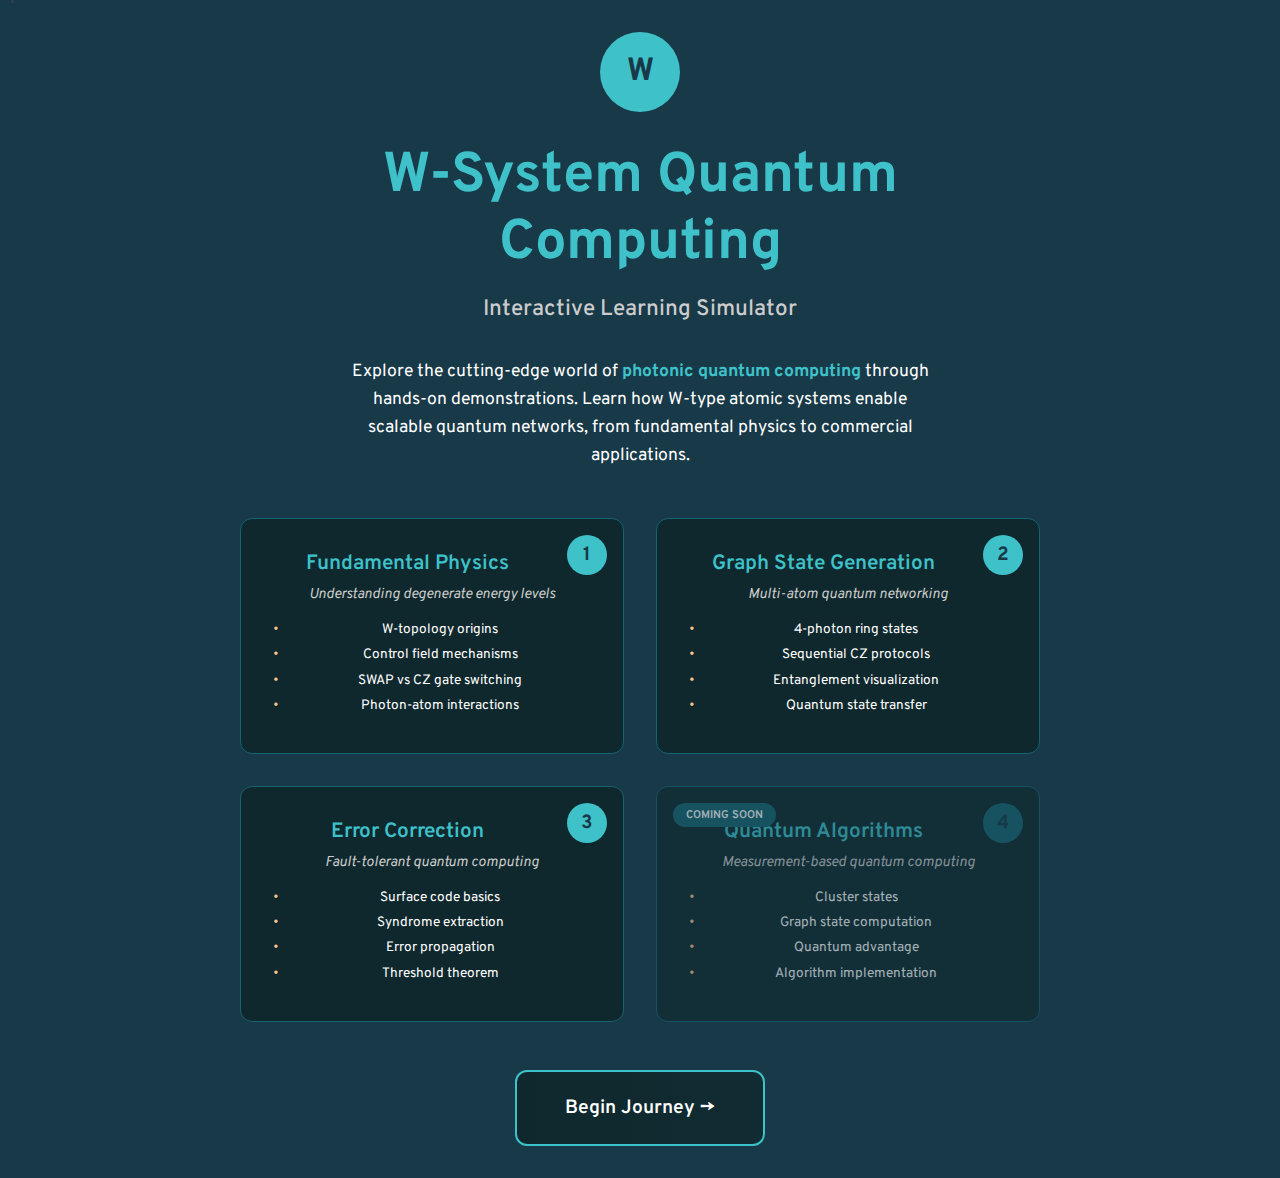
<file: pqc-sim/index.html>
<!DOCTYPE html>
<html lang="en">
<head>
    <meta charset="UTF-8">
    <meta name="viewport" content="width=device-width, initial-scale=1.0">
    <title>W-System Quantum Computing Interactive Simulator</title>
    <link href="https://fonts.googleapis.com/css2?family=Overpass:wght@400;500;600;700&display=swap" rel="stylesheet">
    <style>
        :root {
            --secondary-bg: #0F282D;
            --main-bg: #183948;
            --menu-bar: #09181F;
            --secondary: #166470;
            --accent: #3EC1C9;
            --text-overlay-bg: rgba(15, 40, 45, 0.8);
            --menu-gradient: linear-gradient(90deg, #0F282D 0%, rgba(15, 40, 45, 0.8) 100%);
            --photon-color: #FFC78E;
        }

        * {
            margin: 0;
            padding: 0;
            box-sizing: border-box;
        }

        body {
            font-family: 'Overpass', sans-serif;
            background: var(--main-bg);
            color: white;
            min-height: 100vh;
            overflow-x: hidden;
        }

        .hero-container {
            min-height: 100vh;
            display: flex;
            flex-direction: column;
            justify-content: center;
            align-items: center;
            position: relative;
            padding: 2rem;
        }

        .background-animation {
            position: absolute;
            top: 0;
            left: 0;
            width: 100%;
            height: 100%;
            opacity: 0.1;
            pointer-events: none;
            overflow: hidden;
        }

        .quantum-particle {
            position: absolute;
            width: 4px;
            height: 4px;
            background: var(--accent);
            border-radius: 50%;
            box-shadow: 0 0 8px var(--accent);
            animation: float 20s infinite linear;
        }

        @keyframes float {
            0% {
                transform: translateY(100vh) translateX(0);
                opacity: 0;
            }
            10% {
                opacity: 1;
            }
            90% {
                opacity: 1;
            }
            100% {
                transform: translateY(-100px) translateX(100px);
                opacity: 0;
            }
        }

        .hero-content {
            text-align: center;
            max-width: 800px;
            z-index: 2;
        }

        .hero-title {
            font-size: 3.5rem;
            font-weight: 700;
            color: var(--accent);
            margin-bottom: 1rem;
            line-height: 1.2;
        }

        .hero-subtitle {
            font-size: 1.4rem;
            font-weight: 500;
            color: #ccc;
            margin-bottom: 2rem;
            line-height: 1.4;
        }

        .hero-description {
            font-size: 1.1rem;
            color: white;
            margin-bottom: 3rem;
            line-height: 1.6;
            max-width: 600px;
            margin-left: auto;
            margin-right: auto;
        }

        .hero-description strong {
            color: var(--accent);
        }

        .levels-grid {
            display: grid;
            grid-template-columns: repeat(auto-fit, minmax(300px, 1fr));
            gap: 2rem;
            margin-bottom: 3rem;
            width: 100%;
            max-width: 1000px;
        }

        .level-card {
            background: var(--secondary-bg);
            border: 1px solid var(--secondary);
            border-radius: 12px;
            padding: 2rem;
            transition: all 0.3s ease;
            cursor: pointer;
            position: relative;
            overflow: hidden;
        }

        .level-card:hover {
            transform: translateY(-8px);
            border-color: var(--accent);
            box-shadow: 0 20px 40px rgba(62, 193, 201, 0.2);
        }

        .level-card.coming-soon {
            opacity: 0.6;
            cursor: not-allowed;
        }

        .level-card.coming-soon:hover {
            transform: none;
            border-color: var(--secondary);
            box-shadow: none;
        }

        .level-number {
            position: absolute;
            top: 1rem;
            right: 1rem;
            width: 40px;
            height: 40px;
            background: var(--accent);
            border-radius: 50%;
            display: flex;
            align-items: center;
            justify-content: center;
            font-weight: 700;
            font-size: 1.2rem;
            color: var(--main-bg);
        }

        .level-number.coming-soon {
            background: var(--secondary);
        }

        .level-title {
            font-size: 1.3rem;
            font-weight: 600;
            color: var(--accent);
            margin-bottom: 0.5rem;
            margin-right: 50px;
        }

        .level-subtitle {
            font-size: 0.9rem;
            color: #ccc;
            margin-bottom: 1rem;
            font-style: italic;
        }

        .level-concepts {
            font-size: 0.85rem;
            color: white;
            line-height: 1.5;
        }

        .level-concepts ul {
            list-style: none;
            padding-left: 0;
        }

        .level-concepts li {
            margin-bottom: 0.3rem;
            padding-left: 1rem;
            position: relative;
        }

        .level-concepts li::before {
            content: "•";
            color: var(--photon-color);
            position: absolute;
            left: 0;
        }

        .coming-soon-badge {
            position: absolute;
            top: 1rem;
            left: 1rem;
            background: var(--secondary);
            color: white;
            padding: 0.3rem 0.8rem;
            border-radius: 20px;
            font-size: 0.7rem;
            font-weight: 600;
            text-transform: uppercase;
        }

        .start-button {
            background: var(--menu-gradient);
            border: 2px solid var(--accent);
            padding: 1.5rem 3rem;
            border-radius: 12px;
            color: white;
            font-family: 'Overpass', sans-serif;
            font-weight: 600;
            font-size: 1.2rem;
            cursor: pointer;
            transition: all 0.3s ease;
            text-decoration: none;
            display: inline-block;
        }

        .start-button:hover {
            background: var(--accent);
            transform: translateY(-3px);
            box-shadow: 0 15px 30px rgba(62, 193, 201, 0.3);
        }

        .quantum-logo {
            width: 80px;
            height: 80px;
            margin: 0 auto 2rem;
            background: var(--accent);
            border-radius: 50%;
            display: flex;
            align-items: center;
            justify-content: center;
            font-size: 2rem;
            font-weight: 700;
            color: var(--main-bg);
            animation: quantumPulse 3s infinite;
        }

        @keyframes quantumPulse {
            0%, 100% {
                transform: scale(1);
                box-shadow: 0 0 20px rgba(62, 193, 201, 0.3);
            }
            50% {
                transform: scale(1.1);
                box-shadow: 0 0 40px rgba(62, 193, 201, 0.6);
            }
        }

        .physics-note {
            position: absolute;
            bottom: 2rem;
            left: 50%;
            transform: translateX(-50%);
            background: var(--text-overlay-bg);
            padding: 1rem 2rem;
            border-radius: 8px;
            font-size: 0.85rem;
            color: #ccc;
            border-left: 4px solid var(--accent);
            max-width: 600px;
            text-align: left;
        }

        .physics-note strong {
            color: var(--accent);
        }

        @media (max-width: 768px) {
            .hero-title {
                font-size: 2.5rem;
            }
            
            .hero-subtitle {
                font-size: 1.2rem;
            }
            
            .hero-description {
                font-size: 1rem;
            }
            
            .levels-grid {
                grid-template-columns: 1fr;
            }
            
            .physics-note {
                position: relative;
                margin-top: 2rem;
            }
        }
    </style>
</head>
<body>
    <div class="hero-container">
        <!-- Background animation -->
        <div class="background-animation" id="backgroundAnimation"></div>
        
        <div class="hero-content">
            <div class="quantum-logo">W</div>
            
            <h1 class="hero-title">W-System Quantum Computing</h1>
            <p class="hero-subtitle">Interactive Learning Simulator</p>
            
            <p class="hero-description">
                Explore the cutting-edge world of <strong>photonic quantum computing</strong> through hands-on demonstrations. 
                Learn how W-type atomic systems enable scalable quantum networks, from fundamental physics to commercial applications.
            </p>
            
            <div class="levels-grid">
                <div class="level-card" onclick="window.location.href='lvl1.html'">
                    <div class="level-number">1</div>
                    <h3 class="level-title">Fundamental Physics</h3>
                    <p class="level-subtitle">Understanding degenerate energy levels</p>
                    <div class="level-concepts">
                        <ul>
                            <li>W-topology origins</li>
                            <li>Control field mechanisms</li>
                            <li>SWAP vs CZ gate switching</li>
                            <li>Photon-atom interactions</li>
                        </ul>
                    </div>
                </div>
                
                <div class="level-card" onclick="window.location.href='lvl2.html'">
                    <div class="level-number">2</div>
                    <h3 class="level-title">Graph State Generation</h3>
                    <p class="level-subtitle">Multi-atom quantum networking</p>
                    <div class="level-concepts">
                        <ul>
                            <li>4-photon ring states</li>
                            <li>Sequential CZ protocols</li>
                            <li>Entanglement visualization</li>
                            <li>Quantum state transfer</li>
                        </ul>
                    </div>
                </div>
                
                <div class="level-card" onclick="window.location.href='lvl3.html'">
                    <div class="level-number">3</div>
                    <h3 class="level-title">Error Correction</h3>
                    <p class="level-subtitle">Fault-tolerant quantum computing</p>
                    <div class="level-concepts">
                        <ul>
                            <li>Surface code basics</li>
                            <li>Syndrome extraction</li>
                            <li>Error propagation</li>
                            <li>Threshold theorem</li>
                        </ul>
                    </div>
                </div>
                
                <div class="level-card coming-soon">
                    <div class="coming-soon-badge">Coming Soon</div>
                    <div class="level-number coming-soon">4</div>
                    <h3 class="level-title">Quantum Algorithms</h3>
                    <p class="level-subtitle">Measurement-based quantum computing</p>
                    <div class="level-concepts">
                        <ul>
                            <li>Cluster states</li>
                            <li>Graph state computation</li>
                            <li>Quantum advantage</li>
                            <li>Algorithm implementation</li>
                        </ul>
                    </div>
                </div>
            </div>
            
            <a href="lvl1.html" class="start-button">Begin Journey →</a>
        </div>
    </div>

    <script>
        // Create floating quantum particles animation
        function createQuantumParticle() {
            const particle = document.createElement('div');
            particle.className = 'quantum-particle';
            
            // Random horizontal position
            particle.style.left = Math.random() * window.innerWidth + 'px';
            
            // Random animation delay
            particle.style.animationDelay = Math.random() * 20 + 's';
            
            // Random size variation
            const size = 2 + Math.random() * 4;
            particle.style.width = size + 'px';
            particle.style.height = size + 'px';
            
            // Random color variation
            const colors = ['var(--accent)', 'var(--photon-color)', '#FF6B9D'];
            const color = colors[Math.floor(Math.random() * colors.length)];
            particle.style.background = color;
            particle.style.boxShadow = `0 0 8px ${color}`;
            
            document.getElementById('backgroundAnimation').appendChild(particle);
            
            // Remove particle after animation completes
            setTimeout(() => {
                if (particle.parentNode) {
                    particle.parentNode.removeChild(particle);
                }
            }, 20000);
        }
        
        // Create particles periodically
        function initializeBackgroundAnimation() {
            // Create initial particles
            for (let i = 0; i < 15; i++) {
                setTimeout(createQuantumParticle, i * 1000);
            }
            
            // Continue creating particles
            setInterval(createQuantumParticle, 2000);
        }
        
        // Initialize when page loads
        document.addEventListener('DOMContentLoaded', initializeBackgroundAnimation);
        
        // Add keyboard navigation
        document.addEventListener('keydown', (e) => {
            if (e.key === 'Enter' && e.target.classList.contains('level-card') && !e.target.classList.contains('coming-soon')) {
                e.target.click();
            }
        });
        
        // Make level cards keyboard accessible
        document.querySelectorAll('.level-card:not(.coming-soon)').forEach(card => {
            card.setAttribute('tabindex', '0');
            card.setAttribute('role', 'button');
        });
    </script>
</body>
</html>
</file>
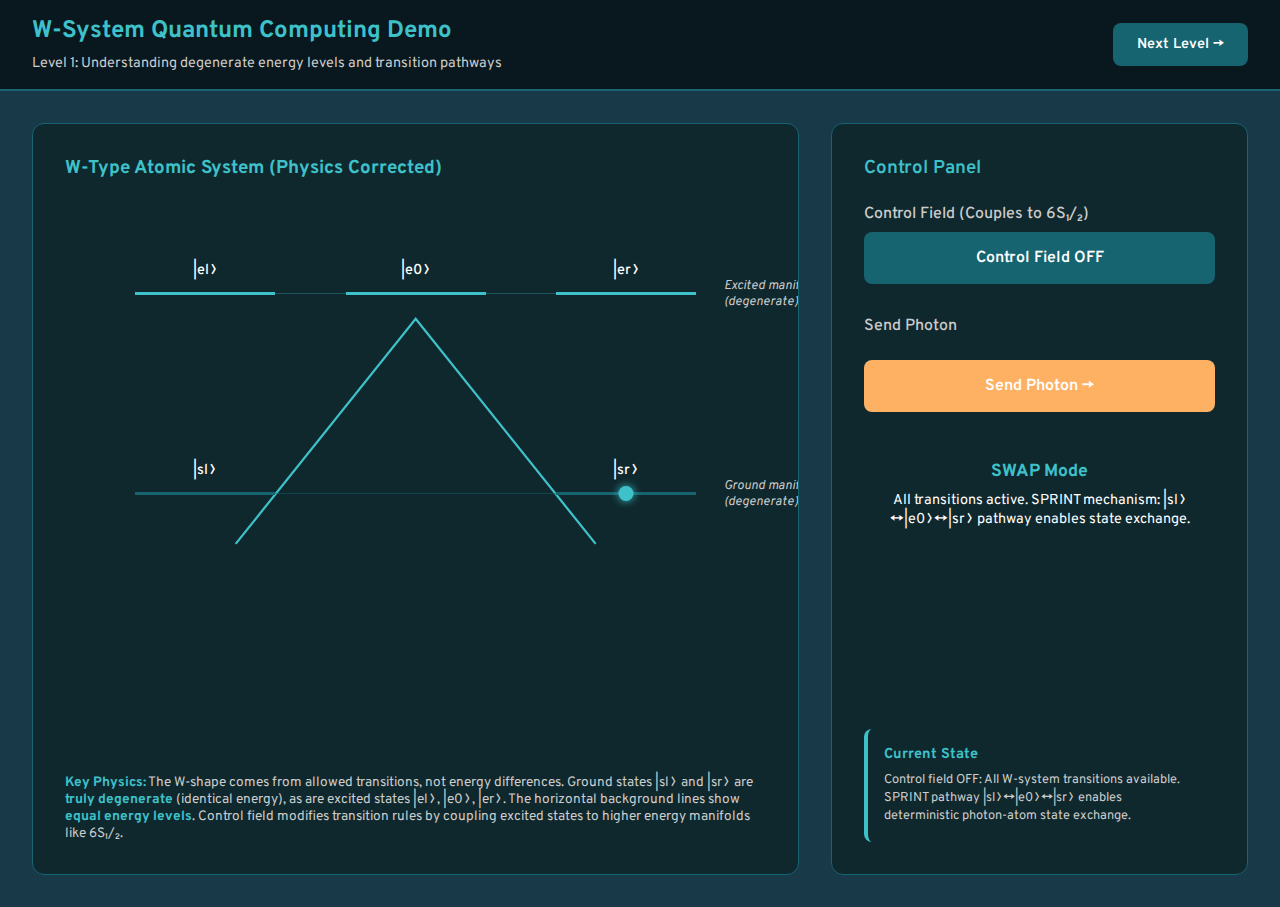
<file: pqc-sim/lvl1.html>
<!DOCTYPE html>
<html lang="en">
<head>
    <meta charset="UTF-8">
    <meta name="viewport" content="width=device-width, initial-scale=1.0">
    <title>W-System Quantum Demo - Level 1 (Physics Corrected)</title>
    <link href="https://fonts.googleapis.com/css2?family=Overpass:wght@400;500;600;700&display=swap" rel="stylesheet">
    <link rel="stylesheet" href="lvl1.css">
</head>
<body>
    <div class="header">
        <div class="header-content">
            <h1>W-System Quantum Computing Demo</h1>
            <p>Level 1: Understanding degenerate energy levels and transition pathways</p>
        </div>
        <a href="lvl2.html" class="nav-button">Next Level →</a>
    </div>

    <div class="main-container">
        <div class="atom-visualization">
            <h3 style="color: var(--accent); margin-bottom: 1rem;">W-Type Atomic System (Physics Corrected)</h3>
            
            <div class="control-beam" id="controlBeam"></div>
            
            <div class="energy-diagram">
                <!-- Transition diagram overlay -->
                <svg class="transition-diagram" id="transitionSvg" viewBox="0 0 500 400">
                    <!-- SWAP pathway: sl <-> e0 <-> sr -->
                    <path class="pathway" id="swapPath" d="M 90 295 L 250 95 L 410 295" />
                    <!-- CZ pathways: sl <-> el, sr <-> er -->
                    <path class="pathway" id="czPath1" d="M 90 295 L 90 95" />
                    <path class="pathway" id="czPath2" d="M 410 295 L 410 95" />
                </svg>

                <!-- Excited states (degenerate) -->
                <div class="energy-level-group excited-states">
                    <div class="degeneracy-label">Excited manifold<br/>(degenerate)</div>
                    <!-- Background line showing degeneracy -->
                    <div style="position: absolute; width: 100%; height: 1px; background: var(--accent); opacity: 0.3; top: 1px; left: 0;"></div>
                    <div class="energy-level excited" data-label="|el⟩" id="el-level">
                        <div class="state-population" id="el-pop"></div>
                        <div class="electron" id="el-electron"></div>
                    </div>
                    <div class="energy-level excited" data-label="|e0⟩" id="e0-level">
                        <div class="state-population" id="e0-pop"></div>
                        <div class="electron" id="e0-electron"></div>
                    </div>
                    <div class="energy-level excited" data-label="|er⟩" id="er-level">
                        <div class="state-population" id="er-pop"></div>
                        <div class="electron" id="er-electron"></div>
                    </div>
                </div>

                <!-- Ground states (degenerate) -->
                <div class="energy-level-group ground-states">
                    <div class="degeneracy-label">Ground manifold<br/>(degenerate)</div>
                    <!-- Background line showing degeneracy -->
                    <div style="position: absolute; width: 100%; height: 1px; background: var(--secondary); opacity: 0.5; top: 1px; left: 0;"></div>
                    <div class="energy-level" data-label="|sl⟩" id="sl-level">
                        <div class="state-population" id="sl-pop"></div>
                    </div>
                    <div style="width: 25%;"></div> <!-- Spacer -->
                    <div class="energy-level" data-label="|sr⟩" id="sr-level">
                        <div class="state-population active" id="sr-pop"></div>
                    </div>
                </div>
                
                <!-- Photons -->
                <div class="photon" id="inputPhoton" style="top: 190px; left: 20px;"></div>
                <div class="photon output" id="outputPhoton" style="top: 190px; right: 20px;"></div>
            </div>
            
            <div class="physics-info">
                <strong>Key Physics:</strong> The W-shape comes from allowed transitions, not energy differences. 
                Ground states |sl⟩ and |sr⟩ are <strong>truly degenerate</strong> (identical energy), as are excited states |el⟩, |e0⟩, |er⟩. 
                The horizontal background lines show <strong>equal energy levels</strong>. Control field modifies transition rules by coupling excited states to higher energy manifolds like 6S₁/₂.
            </div>
        </div>

        <div class="control-panel">
            <h3>Control Panel</h3>
            
            <div class="control-group">
                <label>Control Field (Couples to 6S₁/₂)</label>
                <button class="toggle-button" id="controlToggle">
                    Control Field OFF
                </button>
            </div>

            <div class="control-group">
                <label>Send Photon</label>
                <button class="photon-button" id="photonButton">
                    Send Photon →
                </button>
            </div>

            <div class="operation-mode" id="operationMode">
                <h4>SWAP Mode</h4>
                <p>All transitions active. SPRINT mechanism enables state exchange.</p>
            </div>

            <div style="margin-top: 1rem;">
                <div class="step-indicator" id="step1">1. Photon approaches atom</div>
                <div class="step-indicator" id="step2">2. Atom absorbs photon (|sr⟩ → |e0⟩)</div>
                <div class="step-indicator" id="step3">3. Quantum interference in emission</div>
                <div class="step-indicator" id="step4">4. Atom emits to |sl⟩ + photon (different mode)</div>
            </div>

            <div class="status-display" id="statusDisplay">
                <h4>Current State</h4>
                <p>Atom in |sr⟩ ground state. Control field OFF: all W-system transitions available for SPRINT/SWAP operations.</p>
            </div>
        </div>
    </div>

    <script src="lvl1.js"></script>
</body>
</html>
</file>
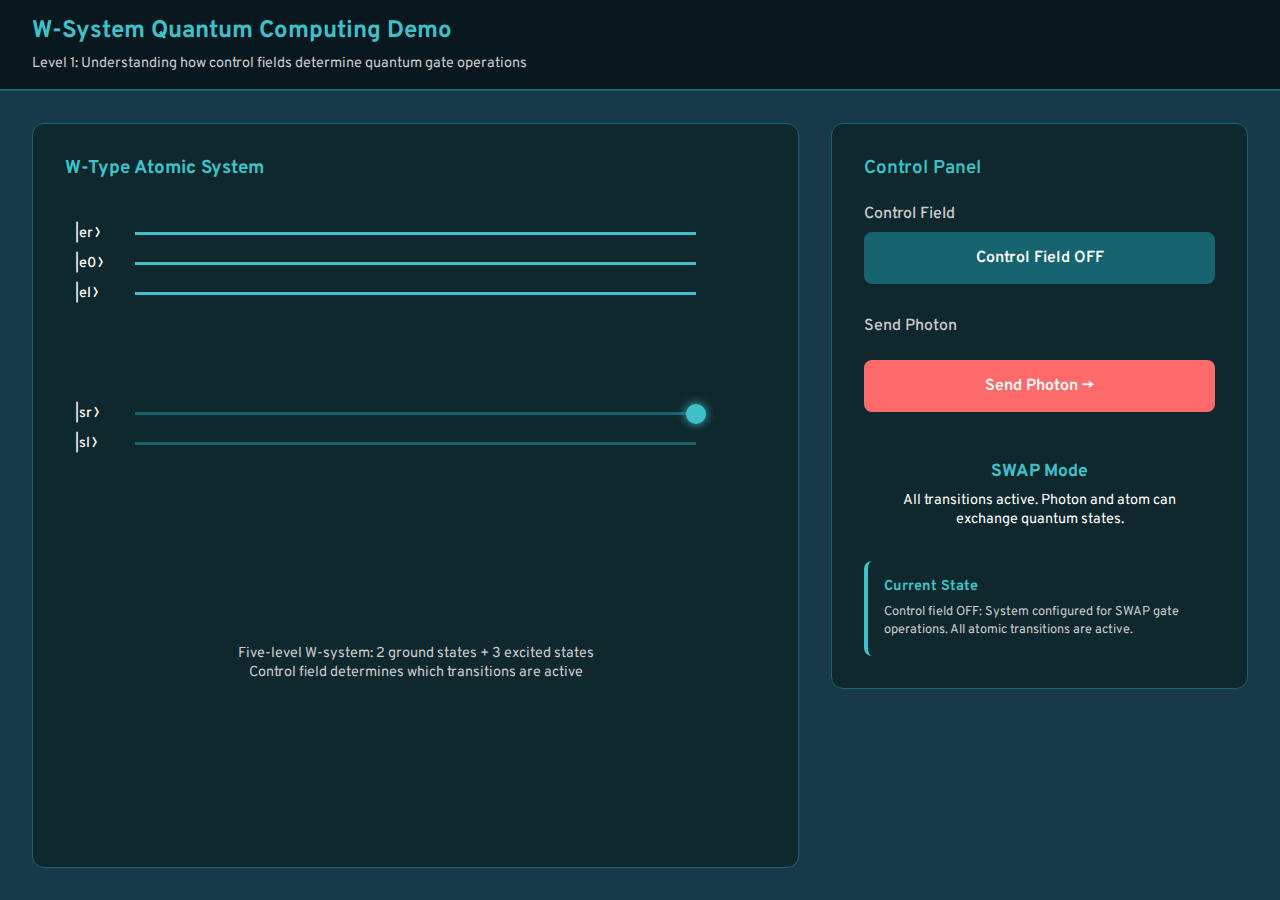
<file: pqc-sim/lvl1v0.html>
<!DOCTYPE html>
<html lang="en">
<head>
    <meta charset="UTF-8">
    <meta name="viewport" content="width=device-width, initial-scale=1.0">
    <title>W-System Quantum Demo - Level 1</title>
    <link href="https://fonts.googleapis.com/css2?family=Overpass:wght@400;500;600;700&display=swap" rel="stylesheet">
    <style>
        :root {
            --secondary-bg: #0F282D;
            --main-bg: #183948;
            --menu-bar: #09181F;
            --secondary: #166470;
            --accent: #3EC1C9;
            --text-overlay-bg: rgba(15, 40, 45, 0.8);
            --menu-gradient: linear-gradient(90deg, #0F282D 0%, rgba(15, 40, 45, 0.8) 100%);
        }

        * {
            margin: 0;
            padding: 0;
            box-sizing: border-box;
        }

        body {
            font-family: 'Overpass', sans-serif;
            background: var(--main-bg);
            color: white;
            min-height: 100vh;
            display: flex;
            flex-direction: column;
        }

        .header {
            background: var(--menu-bar);
            padding: 1rem 2rem;
            border-bottom: 2px solid var(--secondary);
        }

        .header h1 {
            color: var(--accent);
            font-weight: 700;
            font-size: 1.5rem;
        }

        .header p {
            color: #ccc;
            margin-top: 0.5rem;
            font-size: 0.9rem;
        }

        .main-container {
            display: flex;
            flex: 1;
            gap: 2rem;
            padding: 2rem;
        }

        .atom-visualization {
            flex: 2;
            background: var(--secondary-bg);
            border-radius: 12px;
            border: 1px solid var(--secondary);
            padding: 2rem;
            position: relative;
            overflow: hidden;
        }

        .energy-diagram {
            width: 100%;
            height: 400px;
            position: relative;
            margin: 2rem 0;
        }

        .energy-level {
            position: absolute;
            width: 80%;
            height: 3px;
            background: var(--secondary);
            left: 10%;
            display: flex;
            align-items: center;
            transition: all 0.3s ease;
        }

        .energy-level.excited {
            background: var(--accent);
        }

        .energy-level::before {
            content: attr(data-label);
            position: absolute;
            left: -60px;
            font-size: 0.9rem;
            color: white;
            font-weight: 500;
        }

        .state-population {
            width: 20px;
            height: 20px;
            background: var(--accent);
            border-radius: 50%;
            position: absolute;
            right: -10px;
            top: -8px;
            opacity: 0;
            transition: all 0.3s ease;
            box-shadow: 0 0 10px var(--accent);
        }

        .state-population.active {
            opacity: 1;
            animation: pulse 2s infinite;
        }

        @keyframes pulse {
            0%, 100% { transform: scale(1); opacity: 0.8; }
            50% { transform: scale(1.2); opacity: 1; }
        }

        .photon {
            position: absolute;
            width: 15px;
            height: 15px;
            background: #ff6b6b;
            border-radius: 50%;
            box-shadow: 0 0 15px #ff6b6b;
            transition: all 0.5s ease;
            opacity: 0;
        }

        .photon.moving {
            opacity: 1;
            animation: photonMove 2s ease-in-out;
        }

        @keyframes photonMove {
            0% { transform: translateX(-50px); }
            50% { transform: translateX(200px) scale(1.3); }
            100% { transform: translateX(450px); opacity: 0; }
        }

        .control-panel {
            flex: 1;
            background: var(--secondary-bg);
            border-radius: 12px;
            border: 1px solid var(--secondary);
            padding: 2rem;
            height: fit-content;
        }

        .control-panel h3 {
            color: var(--accent);
            margin-bottom: 1.5rem;
            font-weight: 600;
        }

        .control-group {
            margin-bottom: 2rem;
        }

        .control-group label {
            display: block;
            margin-bottom: 0.5rem;
            color: #ccc;
            font-weight: 500;
        }

        .toggle-button {
            background: var(--secondary);
            border: none;
            padding: 1rem 2rem;
            border-radius: 8px;
            color: white;
            font-family: 'Overpass', sans-serif;
            font-weight: 600;
            cursor: pointer;
            transition: all 0.3s ease;
            width: 100%;
            font-size: 1rem;
        }

        .toggle-button:hover {
            background: var(--accent);
            transform: translateY(-2px);
        }

        .toggle-button.active {
            background: var(--accent);
            box-shadow: 0 0 20px rgba(62, 193, 201, 0.3);
        }

        .photon-button {
            background: #ff6b6b;
            border: none;
            padding: 1rem 2rem;
            border-radius: 8px;
            color: white;
            font-family: 'Overpass', sans-serif;
            font-weight: 600;
            cursor: pointer;
            transition: all 0.3s ease;
            width: 100%;
            font-size: 1rem;
            margin-top: 1rem;
        }

        .photon-button:hover {
            background: #ff5252;
            transform: translateY(-2px);
        }

        .photon-button:disabled {
            background: #666;
            cursor: not-allowed;
            transform: none;
        }

        .status-display {
            background: var(--text-overlay-bg);
            border-radius: 8px;
            padding: 1rem;
            margin-top: 1rem;
            border-left: 4px solid var(--accent);
        }

        .status-display h4 {
            color: var(--accent);
            margin-bottom: 0.5rem;
            font-size: 0.9rem;
        }

        .status-display p {
            color: #ccc;
            font-size: 0.8rem;
            line-height: 1.4;
        }

        .operation-mode {
            background: var(--menu-gradient);
            border-radius: 8px;
            padding: 1rem;
            margin-top: 1rem;
            text-align: center;
        }

        .operation-mode h4 {
            color: var(--accent);
            font-size: 1.1rem;
            margin-bottom: 0.5rem;
        }

        .operation-mode p {
            color: white;
            font-size: 0.9rem;
        }

        .laser-beam {
            position: absolute;
            width: 2px;
            height: 60px;
            background: linear-gradient(45deg, var(--accent), transparent);
            top: 50px;
            left: 50%;
            transform: translateX(-50%);
            opacity: 0;
            transition: opacity 0.3s ease;
        }

        .laser-beam.active {
            opacity: 1;
            animation: laserPulse 1s infinite;
        }

        @keyframes laserPulse {
            0%, 100% { opacity: 0.7; }
            50% { opacity: 1; }
        }
    </style>
</head>
<body>
    <div class="header">
        <h1>W-System Quantum Computing Demo</h1>
        <p>Level 1: Understanding how control fields determine quantum gate operations</p>
    </div>

    <div class="main-container">
        <div class="atom-visualization">
            <h3 style="color: var(--accent); margin-bottom: 1rem;">W-Type Atomic System</h3>
            
            <div class="laser-beam" id="controlBeam"></div>
            
            <div class="energy-diagram">
                <!-- Excited states -->
                <div class="energy-level excited" data-label="|er⟩" style="top: 20px;">
                    <div class="state-population" id="er-pop"></div>
                </div>
                <div class="energy-level excited" data-label="|e0⟩" style="top: 50px;">
                    <div class="state-population" id="e0-pop"></div>
                </div>
                <div class="energy-level excited" data-label="|el⟩" style="top: 80px;">
                    <div class="state-population" id="el-pop"></div>
                </div>
                
                <!-- Ground states -->
                <div class="energy-level" data-label="|sr⟩" style="top: 200px;">
                    <div class="state-population active" id="sr-pop"></div>
                </div>
                <div class="energy-level" data-label="|sl⟩" style="top: 230px;">
                    <div class="state-population" id="sl-pop"></div>
                </div>
                
                <!-- Photon -->
                <div class="photon" id="photon" style="top: 50%; left: 50px;"></div>
            </div>
            
            <div style="text-align: center; color: #ccc; font-size: 0.9rem;">
                <p>Five-level W-system: 2 ground states + 3 excited states</p>
                <p>Control field determines which transitions are active</p>
            </div>
        </div>

        <div class="control-panel">
            <h3>Control Panel</h3>
            
            <div class="control-group">
                <label>Control Field</label>
                <button class="toggle-button" id="controlToggle">
                    Control Field OFF
                </button>
            </div>

            <div class="control-group">
                <label>Send Photon</label>
                <button class="photon-button" id="photonButton">
                    Send Photon →
                </button>
            </div>

            <div class="operation-mode" id="operationMode">
                <h4>SWAP Mode</h4>
                <p>Photon and atom can exchange quantum states</p>
            </div>

            <div class="status-display" id="statusDisplay">
                <h4>Current State</h4>
                <p>Atom in |sr⟩ ground state. Control field OFF enables SWAP operations between photonic and atomic qubits.</p>
            </div>
        </div>
    </div>

    <script>
        class WSystemDemo {
            constructor() {
                this.controlFieldActive = false;
                this.atomState = 'sr'; // sr, sl, e0, el, er
                this.isAnimating = false;
                
                this.initializeElements();
                this.bindEvents();
                this.updateDisplay();
            }

            initializeElements() {
                this.controlToggle = document.getElementById('controlToggle');
                this.photonButton = document.getElementById('photonButton');
                this.operationMode = document.getElementById('operationMode');
                this.statusDisplay = document.getElementById('statusDisplay');
                this.controlBeam = document.getElementById('controlBeam');
                this.photon = document.getElementById('photon');
                
                // State population indicators
                this.populations = {
                    sr: document.getElementById('sr-pop'),
                    sl: document.getElementById('sl-pop'),
                    e0: document.getElementById('e0-pop'),
                    el: document.getElementById('el-pop'),
                    er: document.getElementById('er-pop')
                };
            }

            bindEvents() {
                this.controlToggle.addEventListener('click', () => {
                    this.toggleControlField();
                });

                this.photonButton.addEventListener('click', () => {
                    this.sendPhoton();
                });
            }

            toggleControlField() {
                this.controlFieldActive = !this.controlFieldActive;
                this.updateDisplay();
            }

            sendPhoton() {
                if (this.isAnimating) return;
                
                this.isAnimating = true;
                this.photonButton.disabled = true;
                
                // Animate photon
                this.photon.classList.add('moving');
                
                // Simulate quantum interaction
                setTimeout(() => {
                    this.simulatePhotonInteraction();
                }, 500);

                // Reset after animation
                setTimeout(() => {
                    this.photon.classList.remove('moving');
                    this.isAnimating = false;
                    this.photonButton.disabled = false;
                }, 2000);
            }

            simulatePhotonInteraction() {
                if (this.controlFieldActive) {
                    // CZ mode - conditional phase, atom state unchanged
                    this.updateStatus("CZ Gate: Photon acquired conditional phase. Atom remains in " + this.atomState + " state.");
                } else {
                    // SWAP mode - exchange states
                    if (this.atomState === 'sr') {
                        this.atomState = 'sl';
                        this.updateStatus("SWAP Gate: Photon and atom exchanged states. Atom now in |sl⟩ state.");
                    } else if (this.atomState === 'sl') {
                        this.atomState = 'sr';
                        this.updateStatus("SWAP Gate: Photon and atom exchanged states. Atom now in |sr⟩ state.");
                    }
                }
                
                this.updateAtomStateDisplay();
            }

            updateAtomStateDisplay() {
                // Clear all populations
                Object.values(this.populations).forEach(pop => {
                    pop.classList.remove('active');
                });
                
                // Show current state
                if (this.populations[this.atomState]) {
                    this.populations[this.atomState].classList.add('active');
                }
            }

            updateStatus(message) {
                const statusText = this.statusDisplay.querySelector('p');
                statusText.textContent = message;
            }

            updateDisplay() {
                // Update control toggle button
                if (this.controlFieldActive) {
                    this.controlToggle.textContent = 'Control Field ON';
                    this.controlToggle.classList.add('active');
                    this.controlBeam.classList.add('active');
                } else {
                    this.controlToggle.textContent = 'Control Field OFF';
                    this.controlToggle.classList.remove('active');
                    this.controlBeam.classList.remove('active');
                }

                // Update operation mode
                const modeTitle = this.operationMode.querySelector('h4');
                const modeDesc = this.operationMode.querySelector('p');
                
                if (this.controlFieldActive) {
                    modeTitle.textContent = 'CZ Mode';
                    modeDesc.textContent = 'Control field blocks e0 transitions. Photons acquire conditional phase.';
                    this.updateStatus("Control field ON: System configured for CZ gate operations. Transitions to |e0⟩ are suppressed.");
                } else {
                    modeTitle.textContent = 'SWAP Mode';
                    modeDesc.textContent = 'All transitions active. Photon and atom can exchange quantum states.';
                    this.updateStatus("Control field OFF: System configured for SWAP gate operations. All atomic transitions are active.");
                }

                this.updateAtomStateDisplay();
            }
        }

        // Initialize the demo when page loads
        document.addEventListener('DOMContentLoaded', () => {
            new WSystemDemo();
        });
    </script>
</body>
</html>
</file>
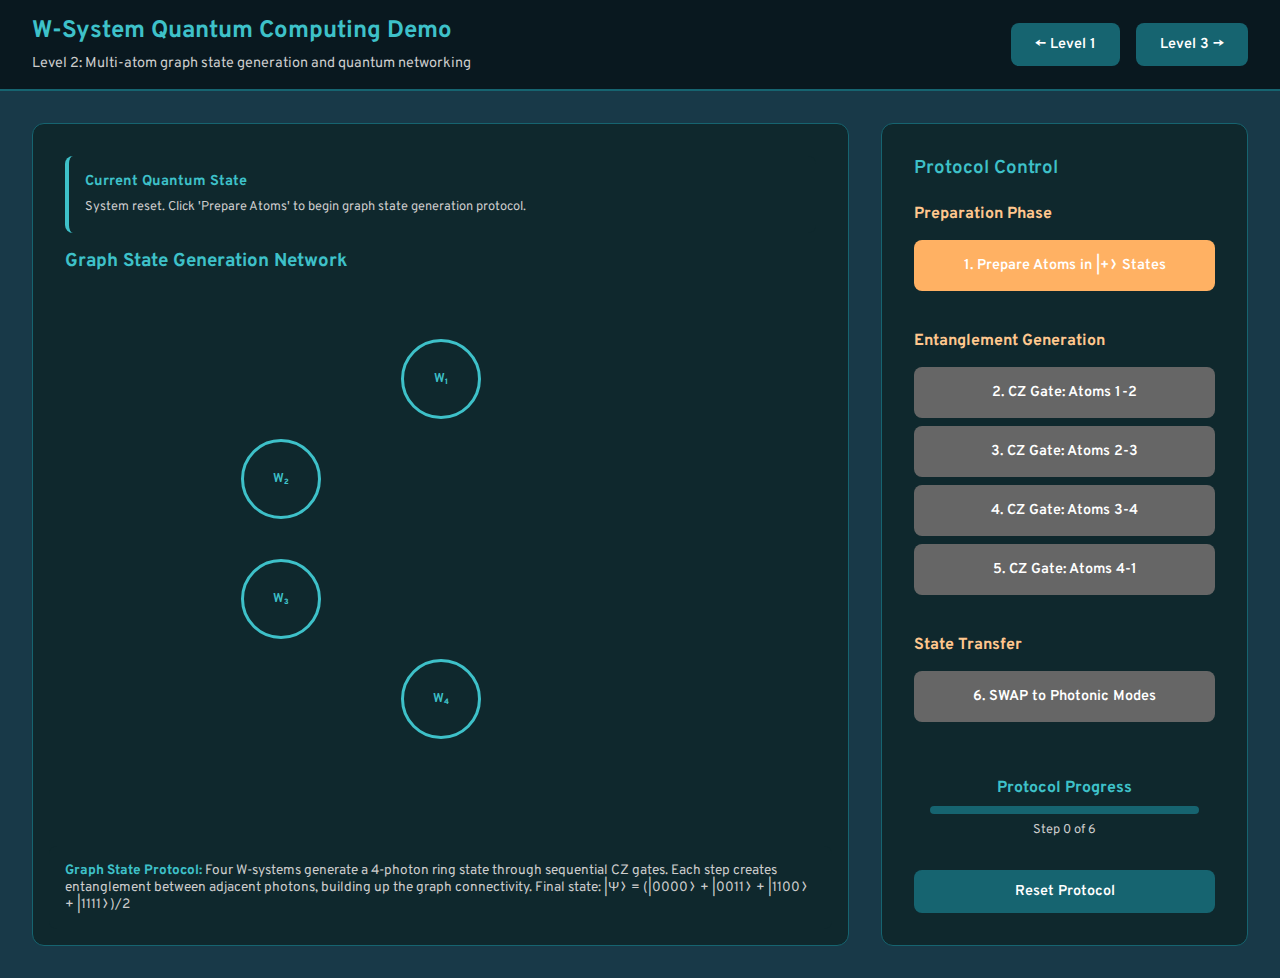
<file: pqc-sim/lvl2.html>
<!DOCTYPE html>
<html lang="en">
<head>
    <meta charset="UTF-8">
    <meta name="viewport" content="width=device-width, initial-scale=1.0">
    <title>W-System Level 2: Graph State Generation</title>
    <link href="https://fonts.googleapis.com/css2?family=Overpass:wght@400;500;600;700&display=swap" rel="stylesheet">
    <link rel="stylesheet" href="lvl2.css">
</head>
<body>
    <div class="header">
        <div class="header-content">
            <h1>W-System Quantum Computing Demo</h1>
            <p>Level 2: Multi-atom graph state generation and quantum networking</p>
        </div>
        <div style="display: flex; gap: 1rem;">
            <a href="lvl1.html" class="nav-button">← Level 1</a>
            <a href="lvl3.html" class="nav-button">Level 3 →</a>
        </div>
    </div>

    <div class="main-container">
        <div class="graph-state-arena">
            <div class="graph-state-display" id="stateDisplay">
                <h4>Current Quantum State</h4>
                <p>System ready. Click "Prepare Atoms" to begin graph state generation protocol.</p>
            </div>
            
            <h3 style="color: var(--accent); margin-bottom: 1rem;">Graph State Generation Network</h3>
            
            <div class="atom-network">
                <div class="atom-container">
                    <!-- SVG for entanglement links -->
                    <svg style="position: absolute; top: 0; left: 0; width: 100%; height: 100%; pointer-events: none;" viewBox="0 0 400 400">
                        <!-- Ring entanglement pattern -->
                        <path class="entanglement-link" id="link12" d="M 200 40 L 40 140" />
                        <path class="entanglement-link" id="link23" d="M 40 140 L 40 260" />
                        <path class="entanglement-link" id="link34" d="M 40 260 L 200 360" />
                        <path class="entanglement-link" id="link41" d="M 200 360 L 200 40" />
                    </svg>

                    <!-- W-type atoms -->
                    <div class="w-atom atom1" id="atom1">
                        W₁
                        <div class="atom-state-indicator" id="state1">+</div>
                        <div class="entanglement-indicator" id="ent1">⊗</div>
                    </div>
                    <div class="w-atom atom2" id="atom2">
                        W₂
                        <div class="atom-state-indicator" id="state2">+</div>
                        <div class="entanglement-indicator" id="ent2">⊗</div>
                    </div>
                    <div class="w-atom atom3" id="atom3">
                        W₃
                        <div class="atom-state-indicator" id="state3">+</div>
                        <div class="entanglement-indicator" id="ent3">⊗</div>
                    </div>
                    <div class="w-atom atom4" id="atom4">
                        W₄
                        <div class="atom-state-indicator" id="state4">+</div>
                        <div class="entanglement-indicator" id="ent4">⊗</div>
                    </div>

                    <!-- Moving photons -->
                    <div class="photon" id="photon1"></div>
                    <div class="photon" id="photon2"></div>
                    <div class="photon" id="photon3"></div>
                    <div class="photon" id="photon4"></div>
                </div>
            </div>
            
            <div class="info-panel">
                <strong>Graph State Protocol:</strong> Four W-systems generate a 4-photon ring state through sequential CZ gates. 
                Each step creates entanglement between adjacent photons, building up the graph connectivity. 
                Final state: |Ψ⟩ = (|0000⟩ + |0011⟩ + |1100⟩ + |1111⟩)/2
            </div>
        </div>

        <div class="control-panel">
            <h3>Protocol Control</h3>
            
            <div class="protocol-section">
                <h4>Preparation Phase</h4>
                <button class="protocol-button" id="prepBtn">
                    1. Prepare Atoms in |+⟩ States
                </button>
            </div>

            <div class="protocol-section">
                <h4>Entanglement Generation</h4>
                <button class="protocol-button" id="cz12Btn" disabled>
                    2. CZ Gate: Atoms 1-2
                </button>
                <button class="protocol-button" id="cz23Btn" disabled>
                    3. CZ Gate: Atoms 2-3
                </button>
                <button class="protocol-button" id="cz34Btn" disabled>
                    4. CZ Gate: Atoms 3-4
                </button>
                <button class="protocol-button" id="cz41Btn" disabled>
                    5. CZ Gate: Atoms 4-1
                </button>
            </div>

            <div class="protocol-section">
                <h4>State Transfer</h4>
                <button class="protocol-button" id="transferBtn" disabled>
                    6. SWAP to Photonic Modes
                </button>
            </div>

            <div class="progress-indicator">
                <h4>Protocol Progress</h4>
                <div class="progress-bar">
                    <div class="progress-fill" id="progressFill"></div>
                </div>
                <div class="step-counter" id="stepCounter">Step 0 of 6</div>
            </div>

            <button class="reset-button" id="resetBtn">
                Reset Protocol
            </button>
        </div>
    </div>

    <script src="lvl2.js"></script>
</body>
</html>
</file>
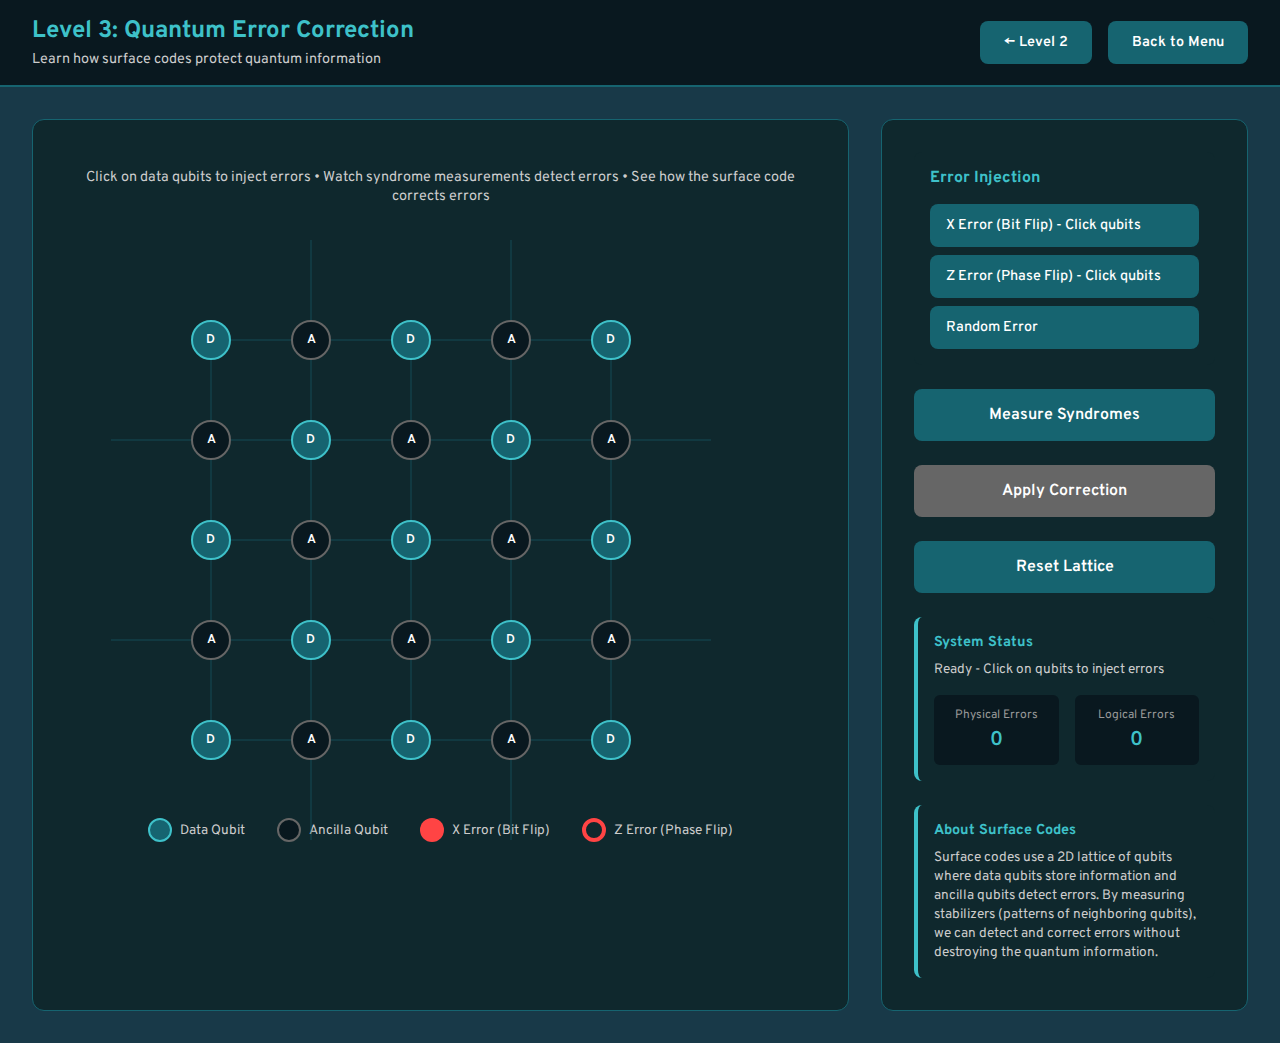
<file: pqc-sim/lvl3.html>
<!DOCTYPE html>
<html lang="en">
<head>
    <meta charset="UTF-8">
    <meta name="viewport" content="width=device-width, initial-scale=1.0">
    <title>W-System Quantum Computing - Level 3: Quantum Error Correction</title>
    <link href="https://fonts.googleapis.com/css2?family=Overpass:wght@400;500;600;700&display=swap" rel="stylesheet">
    <link rel="stylesheet" href="lvl3.css">
</head>
<body>
    <header class="header">
        <div>
            <h1>Level 3: Quantum Error Correction</h1>
            <p>Learn how surface codes protect quantum information</p>
        </div>
        <div style="display: flex; gap: 1rem;">
            <button class="nav-button" onclick="window.location.href='lvl2.html'">← Level 2</button>
            <button class="nav-button" onclick="window.location.href='index.html'">Back to Menu</button>
        </div>
    </header>

    <main class="main-container">
        <div class="visualization-area">
            <div class="instruction-text">
                <p>Click on data qubits to inject errors • Watch syndrome measurements detect errors • See how the surface code corrects errors</p>
            </div>
            
            <div id="surface-code-container"></div>
            
            <div class="legend">
                <div class="legend-item">
                    <div class="legend-symbol data"></div>
                    <span>Data Qubit</span>
                </div>
                <div class="legend-item">
                    <div class="legend-symbol ancilla"></div>
                    <span>Ancilla Qubit</span>
                </div>
                <div class="legend-item">
                    <div class="legend-symbol error-x"></div>
                    <span>X Error (Bit Flip)</span>
                </div>
                <div class="legend-item">
                    <div class="legend-symbol error-z"></div>
                    <span>Z Error (Phase Flip)</span>
                </div>
            </div>
        </div>

        <div class="control-panel">
            <div class="control-section">
                <h3>Error Injection</h3>
                <div class="error-buttons">
                    <button class="error-button" onclick="setErrorMode('X')">
                        X Error (Bit Flip) - Click qubits
                    </button>
                    <button class="error-button" onclick="setErrorMode('Z')">
                        Z Error (Phase Flip) - Click qubits
                    </button>
                    <button class="error-button" onclick="injectRandomError()">
                        Random Error
                    </button>
                </div>
            </div>

            <button class="primary-button" onclick="measureSyndromes()">
                Measure Syndromes
            </button>

            <button class="primary-button" onclick="applyCorrection()" id="correctButton" disabled>
                Apply Correction
            </button>

            <button class="primary-button" onclick="resetLattice()">
                Reset Lattice
            </button>

            <div class="status-display">
                <h4>System Status</h4>
                <p id="statusText">Ready - Click on qubits to inject errors</p>
                
                <div class="error-rate-display">
                    <div class="rate-box">
                        <div class="label">Physical Errors</div>
                        <div class="value" id="physicalErrors">0</div>
                    </div>
                    <div class="rate-box">
                        <div class="label">Logical Errors</div>
                        <div class="value" id="logicalErrors">0</div>
                    </div>
                </div>
            </div>

            <div class="status-display">
                <h4>About Surface Codes</h4>
                <p>Surface codes use a 2D lattice of qubits where data qubits store information and ancilla qubits detect errors. By measuring stabilizers (patterns of neighboring qubits), we can detect and correct errors without destroying the quantum information.</p>
            </div>
        </div>
    </main>

    <script src="lvl3.js"></script>
</body>
</html>
</file>
<file: pqc-sim/lvl1.css>
:root {
    --secondary-bg: #0F282D;
    --main-bg: #183948;
    --menu-bar: #09181F;
    --secondary: #166470;
    --accent: #3EC1C9;
    --text-overlay-bg: rgba(15, 40, 45, 0.8);
    --menu-gradient: linear-gradient(90deg, #0F282D 0%, rgba(15, 40, 45, 0.8) 100%);
}

* {
    margin: 0;
    padding: 0;
    box-sizing: border-box;
}

body {
    font-family: 'Overpass', sans-serif;
    background: var(--main-bg);
    color: white;
    min-height: 100vh;
    display: flex;
    flex-direction: column;
}

.header {
    background: var(--menu-bar);
    padding: 1rem 2rem;
    border-bottom: 2px solid var(--secondary);
    display: flex;
    justify-content: space-between;
    align-items: center;
}

.header-content h1 {
    color: var(--accent);
    font-weight: 700;
    font-size: 1.5rem;
}

.header-content p {
    color: #ccc;
    margin-top: 0.5rem;
    font-size: 0.9rem;
}

.nav-button {
    background: var(--secondary);
    border: none;
    padding: 0.75rem 1.5rem;
    border-radius: 8px;
    color: white;
    font-family: 'Overpass', sans-serif;
    font-weight: 600;
    text-decoration: none;
    cursor: pointer;
    transition: all 0.3s ease;
    font-size: 0.9rem;
}

.nav-button:hover {
    background: var(--accent);
    transform: translateY(-2px);
}

.main-container {
    display: flex;
    flex: 1;
    gap: 2rem;
    padding: 2rem;
}

.atom-visualization {
    flex: 2;
    background: var(--secondary-bg);
    border-radius: 12px;
    border: 1px solid var(--secondary);
    padding: 2rem;
    position: relative;
    overflow: hidden;
}

.energy-diagram {
    width: 100%;
    height: 450px;
    position: relative;
    margin: 2rem 0;
}

.energy-level-group {
    position: absolute;
    width: 80%;
    left: 10%;
    display: flex;
    flex-direction: row;
    justify-content: space-between;
    align-items: center;
}

.excited-states {
    top: 80px;
}

.ground-states {
    top: 280px;
}

.energy-level {
    position: relative;
    width: 25%;
    height: 3px;
    background: var(--secondary);
    display: flex;
    align-items: center;
    transition: all 0.3s ease;
}

.energy-level.excited {
    background: var(--accent);
}

.energy-level.blocked {
    background: #666;
    opacity: 0.5;
}

.energy-level::before {
    content: attr(data-label);
    position: absolute;
    bottom: 15px;
    left: 50%;
    transform: translateX(-50%);
    font-size: 0.9rem;
    color: white;
    font-weight: 500;
    white-space: nowrap;
}

.state-population {
    width: 15px;
    height: 15px;
    background: var(--accent);
    border-radius: 50%;
    position: absolute;
    right: 50%;
    top: -6px;
    transform: translateX(50%);
    opacity: 0;
    transition: all 0.3s ease;
    box-shadow: 0 0 8px var(--accent);
}

.state-population.active {
    opacity: 1;
    animation: pulse 2s infinite;
}

@keyframes pulse {
    0%, 100% { transform: scale(1); opacity: 0.8; }
    50% { transform: scale(1.2); opacity: 1; }
}

.photon {
    position: absolute;
    width: 12px;
    height: 12px;
    background: #FFC78E;
    border-radius: 50%;
    box-shadow: 0 0 12px #FFC78E;
    transition: all 0.5s ease;
    opacity: 0;
}

.photon.moving {
    opacity: 1;
}

.photon.output {
    background: #FFC78E;
    border: 2px solid white;
}

.electron {
    position: absolute;
    width: 8px;
    height: 8px;
    background: var(--accent);
    border-radius: 2px;
    transform: rotate(45deg);
    box-shadow: 0 0 8px var(--accent);
    transition: all 0.3s ease;
    opacity: 0;
}

.electron.active {
    opacity: 1;
    animation: electronPulse 1s infinite;
}

@keyframes electronPulse {
    0%, 100% { transform: rotate(45deg) scale(1); }
    50% { transform: rotate(45deg) scale(1.3); }
}

.transition-line {
    position: absolute;
    width: 2px;
    background: var(--accent);
    opacity: 0;
    transition: all 0.3s ease;
}

.transition-line.active {
    opacity: 1;
    animation: transitionPulse 0.5s ease-in-out;
}

.transition-line.blocked {
    background: #666;
    opacity: 0.3;
}

@keyframes transitionPulse {
    0%, 100% { opacity: 0.5; }
    50% { opacity: 1; }
}

.control-panel {
    flex: 1;
    background: var(--secondary-bg);
    border-radius: 12px;
    border: 1px solid var(--secondary);
    padding: 2rem;
    height: fit-content;
}

.control-panel h3 {
    color: var(--accent);
    margin-bottom: 1.5rem;
    font-weight: 600;
}

.control-group {
    margin-bottom: 2rem;
}

.control-group label {
    display: block;
    margin-bottom: 0.5rem;
    color: #ccc;
    font-weight: 500;
}

.toggle-button {
    background: var(--secondary);
    border: none;
    padding: 1rem 2rem;
    border-radius: 8px;
    color: white;
    font-family: 'Overpass', sans-serif;
    font-weight: 600;
    cursor: pointer;
    transition: all 0.3s ease;
    width: 100%;
    font-size: 1rem;
}

.toggle-button:hover {
    background: var(--accent);
    transform: translateY(-2px);
}

.toggle-button.active {
    background: var(--accent);
    box-shadow: 0 0 20px rgba(62, 193, 201, 0.3);
}

.photon-button {
    background: #FFB163;
    border: none;
    padding: 1rem 2rem;
    border-radius: 8px;
    color: white;
    font-family: 'Overpass', sans-serif;
    font-weight: 600;
    cursor: pointer;
    transition: all 0.3s ease;
    width: 100%;
    font-size: 1rem;
    margin-top: 1rem;
}

.photon-button:hover {
    background: #ff9f47;
    transform: translateY(-2px);
}

.photon-button:disabled {
    background: #666;
    cursor: not-allowed;
    transform: none;
}

.status-display {
    background: var(--text-overlay-bg);
    border-radius: 8px;
    padding: 1rem;
    margin-top: 1rem;
    border-left: 4px solid var(--accent);
}

.status-display h4 {
    color: var(--accent);
    margin-bottom: 0.5rem;
    font-size: 0.9rem;
}

.status-display p {
    color: #ccc;
    font-size: 0.8rem;
    line-height: 1.4;
}

.operation-mode {
    background: var(--menu-gradient);
    border-radius: 8px;
    padding: 1rem;
    margin-top: 1rem;
    text-align: center;
}

.operation-mode h4 {
    color: var(--accent);
    font-size: 1.1rem;
    margin-bottom: 0.5rem;
}

.operation-mode p {
    color: white;
    font-size: 0.9rem;
}

.control-beam {
    position: absolute;
    width: 4px;
    height: 60px;
    background: linear-gradient(180deg, var(--accent), rgba(62, 193, 201, 0.3));
    top: 10px;
    left: 50%;
    transform: translateX(-50%);
    opacity: 0;
    transition: opacity 0.3s ease;
}

.control-beam.active {
    opacity: 1;
    animation: controlPulse 1.5s infinite;
}

@keyframes controlPulse {
    0%, 100% { opacity: 0.7; }
    50% { opacity: 1; }
}

.degeneracy-label {
    position: absolute;
    right: -120px;
    top: 50%;
    transform: translateY(-50%);
    font-size: 0.8rem;
    color: #ccc;
    font-style: italic;
}

.transition-diagram {
    position: absolute;
    top: 0;
    left: 0;
    width: 100%;
    height: 100%;
    pointer-events: none;
}

.pathway {
    stroke: var(--accent);
    stroke-width: 2;
    fill: none;
    opacity: 0;
    transition: opacity 0.3s ease;
}

.pathway.active {
    opacity: 1;
    animation: pathwayFlow 2s infinite;
}

.pathway.blocked {
    stroke: #666;
    opacity: 0.3;
    stroke-dasharray: 5,5;
}

@keyframes pathwayFlow {
    0% { stroke-dasharray: 0,20; }
    100% { stroke-dasharray: 20,0; }
}

.physics-info {
    position: absolute;
    bottom: 1rem;
    left: 1rem;
    right: 1rem;
    background: var(--text-overlay-bg);
    padding: 1rem;
    border-radius: 8px;
    font-size: 0.85rem;
    color: #ccc;
}

.physics-info strong {
    color: var(--accent);
}

.step-indicator {
    background: var(--secondary);
    border-radius: 6px;
    padding: 0.5rem 1rem;
    margin: 0.5rem 0;
    font-size: 0.8rem;
    opacity: 0;
    transition: all 0.3s ease;
}

.step-indicator.active {
    opacity: 1;
    background: var(--accent);
    color: var(--main-bg);
}
</file>
<file: pqc-sim/lvl2.css>
:root {
    --secondary-bg: #0F282D;
    --main-bg: #183948;
    --menu-bar: #09181F;
    --secondary: #166470;
    --accent: #3EC1C9;
    --text-overlay-bg: rgba(15, 40, 45, 0.8);
    --menu-gradient: linear-gradient(90deg, #0F282D 0%, rgba(15, 40, 45, 0.8) 100%);
    --photon-color: #FFC78E;
    --photon-button: #FFB163;
}

* {
    margin: 0;
    padding: 0;
    box-sizing: border-box;
}

body {
    font-family: 'Overpass', sans-serif;
    background: var(--main-bg);
    color: white;
    min-height: 100vh;
    display: flex;
    flex-direction: column;
}

.header {
    background: var(--menu-bar);
    padding: 1rem 2rem;
    border-bottom: 2px solid var(--secondary);
    display: flex;
    justify-content: space-between;
    align-items: center;
}

.header-content h1 {
    color: var(--accent);
    font-weight: 700;
    font-size: 1.5rem;
}

.header-content p {
    color: #ccc;
    margin-top: 0.5rem;
    font-size: 0.9rem;
}

.nav-button {
    background: var(--secondary);
    border: none;
    padding: 0.75rem 1.5rem;
    border-radius: 8px;
    color: white;
    font-family: 'Overpass', sans-serif;
    font-weight: 600;
    text-decoration: none;
    cursor: pointer;
    transition: all 0.3s ease;
    font-size: 0.9rem;
}

.nav-button:hover {
    background: var(--accent);
    transform: translateY(-2px);
}

.main-container {
    display: flex;
    flex: 1;
    gap: 2rem;
    padding: 2rem;
}

.graph-state-arena {
    flex: 2.5;
    background: var(--secondary-bg);
    border-radius: 12px;
    border: 1px solid var(--secondary);
    padding: 2rem;
    position: relative;
    overflow: hidden;
}

.atom-network {
    width: 100%;
    height: 500px;
    position: relative;
    margin: 1rem 0;
    display: flex;
    align-items: center;
    justify-content: center;
}

.atom-container {
    position: relative;
    width: 400px;
    height: 400px;
    max-width: 80%;
    max-height: 80%;
}

.w-atom {
    position: absolute;
    width: 80px;
    height: 80px;
    background: var(--secondary-bg);
    border: 3px solid var(--accent);
    border-radius: 50%;
    display: flex;
    align-items: center;
    justify-content: center;
    font-size: 0.8rem;
    font-weight: 600;
    color: var(--accent);
    transition: all 0.3s ease;
    cursor: pointer;
}

.w-atom:hover {
    transform: scale(1.1);
    box-shadow: 0 0 20px rgba(62, 193, 201, 0.4);
}

.w-atom.active {
    border-color: var(--photon-color);
    box-shadow: 0 0 15px rgba(255, 199, 142, 0.6);
}

.w-atom.entangled {
    border-color: #FF6B9D;
    box-shadow: 0 0 15px rgba(255, 107, 157, 0.6);
}

.atom1 { top: 0; left: 50%; transform: translateX(-50%); }
.atom2 { top: 25%; left: 0; }
.atom3 { bottom: 25%; left: 0; }
.atom4 { bottom: 0; left: 50%; transform: translateX(-50%); }

.photon-path {
    position: absolute;
    width: 2px;
    background: var(--photon-color);
    opacity: 0;
    transition: all 0.5s ease;
}

.photon-path.active {
    opacity: 1;
    animation: pathGlow 2s infinite;
}

@keyframes pathGlow {
    0%, 100% { box-shadow: 0 0 5px var(--photon-color); }
    50% { box-shadow: 0 0 15px var(--photon-color); }
}

.entanglement-link {
    position: absolute;
    stroke: #FF6B9D;
    stroke-width: 3;
    fill: none;
    opacity: 0;
    transition: opacity 0.5s ease;
    stroke-dasharray: 10,5;
    animation: entanglementFlow 3s infinite linear;
}

.entanglement-link.active {
    opacity: 1;
}

@keyframes entanglementFlow {
    0% { stroke-dashoffset: 0; }
    100% { stroke-dashoffset: 30; }
}

.photon {
    position: absolute;
    width: 12px;
    height: 12px;
    background: var(--photon-color);
    border-radius: 50%;
    box-shadow: 0 0 12px var(--photon-color);
    transition: all 0.6s ease;
    opacity: 0;
    z-index: 10;
}

.photon.moving {
    opacity: 1;
}

.photon.entangled {
    background: #FF6B9D;
    box-shadow: 0 0 12px #FF6B9D;
}

.control-panel {
    flex: 1;
    background: var(--secondary-bg);
    border-radius: 12px;
    border: 1px solid var(--secondary);
    padding: 2rem;
    height: fit-content;
}

.control-panel h3 {
    color: var(--accent);
    margin-bottom: 1.5rem;
    font-weight: 600;
}

.protocol-section {
    margin-bottom: 2rem;
}

.protocol-section h4 {
    color: var(--photon-color);
    margin-bottom: 1rem;
    font-size: 1rem;
}

.protocol-button {
    background: var(--photon-button);
    border: none;
    padding: 1rem 1.5rem;
    border-radius: 8px;
    color: white;
    font-family: 'Overpass', sans-serif;
    font-weight: 600;
    cursor: pointer;
    transition: all 0.3s ease;
    width: 100%;
    font-size: 0.9rem;
    margin-bottom: 0.5rem;
}

.protocol-button:hover {
    background: #FF9A47;
    transform: translateY(-2px);
}

.protocol-button:disabled {
    background: #666;
    cursor: not-allowed;
    transform: none;
}

.protocol-button.completed {
    background: var(--accent);
}

.graph-state-display {
    background: var(--text-overlay-bg);
    border-radius: 8px;
    padding: 1rem;
    margin-bottom: 1rem;
    border-left: 4px solid var(--accent);
}

.graph-state-display h4 {
    color: var(--accent);
    margin-bottom: 0.5rem;
    font-size: 0.9rem;
}

.graph-state-display p {
    color: #ccc;
    font-size: 0.8rem;
    line-height: 1.4;
}

.progress-indicator {
    background: var(--menu-gradient);
    border-radius: 8px;
    padding: 1rem;
    margin-top: 1rem;
    text-align: center;
}

.progress-indicator h4 {
    color: var(--accent);
    font-size: 1rem;
    margin-bottom: 0.5rem;
}

.progress-bar {
    width: 100%;
    height: 8px;
    background: var(--secondary);
    border-radius: 4px;
    overflow: hidden;
    margin: 0.5rem 0;
}

.progress-fill {
    height: 100%;
    background: var(--photon-color);
    width: 0%;
    transition: width 0.5s ease;
}

.step-counter {
    font-size: 0.8rem;
    color: #ccc;
}

.info-panel {
    position: absolute;
    bottom: 1rem;
    left: 1rem;
    right: 1rem;
    background: var(--text-overlay-bg);
    padding: 1rem;
    border-radius: 8px;
    font-size: 0.85rem;
    color: #ccc;
}

.info-panel strong {
    color: var(--accent);
}

.atom-state-indicator {
    position: absolute;
    top: -10px;
    right: -10px;
    width: 20px;
    height: 20px;
    border-radius: 50%;
    background: var(--accent);
    opacity: 0;
    transition: all 0.3s ease;
    display: flex;
    align-items: center;
    justify-content: center;
    font-size: 0.7rem;
    font-weight: bold;
}

.atom-state-indicator.active {
    opacity: 1;
    animation: pulse 2s infinite;
}

@keyframes pulse {
    0%, 100% { transform: scale(1); }
    50% { transform: scale(1.2); }
}

.entanglement-indicator {
    position: absolute;
    top: 50%;
    left: 50%;
    transform: translate(-50%, -50%);
    font-size: 0.6rem;
    color: #FF6B9D;
    font-weight: bold;
    opacity: 0;
    transition: opacity 0.3s ease;
}

.entanglement-indicator.active {
    opacity: 1;
}

.reset-button {
    background: var(--secondary);
    border: none;
    padding: 0.75rem 1.5rem;
    border-radius: 8px;
    color: white;
    font-family: 'Overpass', sans-serif;
    font-weight: 600;
    cursor: pointer;
    transition: all 0.3s ease;
    width: 100%;
    font-size: 0.9rem;
    margin-top: 1rem;
}

.reset-button:hover {
    background: var(--accent);
    transform: translateY(-2px);
}
</file>
<file: pqc-sim/lvl3.css>
:root {
    --secondary-bg: #0F282D;
    --main-bg: #183948;
    --menu-bar: #09181F;
    --secondary: #166470;
    --accent: #3EC1C9;
    --text-overlay-bg: rgba(15, 40, 45, 0.8);
    --menu-gradient: linear-gradient(90deg, #0F282D 0%, rgba(15, 40, 45, 0.8) 100%);
    --photon-color: #FFC78E;
    --photon-button: #FFB163;
    --entanglement: #FF6B9D;
    --error-color: #FF4444;
    --success-color: #44FF44;
}

* {
    margin: 0;
    padding: 0;
    box-sizing: border-box;
}

body {
    font-family: 'Overpass', sans-serif;
    background: var(--main-bg);
    color: white;
    min-height: 100vh;
    display: flex;
    flex-direction: column;
}

/* Header */
.header {
    background: var(--menu-bar);
    padding: 1rem 2rem;
    border-bottom: 2px solid var(--secondary);
    display: flex;
    justify-content: space-between;
    align-items: center;
}

.header h1 {
    font-size: 1.5rem;
    font-weight: 700;
    color: var(--accent);
}

.header p {
    font-size: 0.9rem;
    color: #ccc;
    margin-top: 0.25rem;
}

.nav-button {
    background: var(--secondary);
    border: none;
    padding: 0.75rem 1.5rem;
    border-radius: 8px;
    color: white;
    font-family: 'Overpass', sans-serif;
    font-weight: 600;
    cursor: pointer;
    transition: all 0.3s ease;
    font-size: 0.9rem;
}

.nav-button:hover {
    background: var(--accent);
    transform: translateY(-2px);
}

/* Main Container */
.main-container {
    display: flex;
    gap: 2rem;
    padding: 2rem;
    flex: 1;
}

/* Visualization Area */
.visualization-area {
    flex: 2.5;
    background: var(--secondary-bg);
    border-radius: 12px;
    border: 1px solid var(--secondary);
    padding: 2rem;
    display: flex;
    flex-direction: column;
    align-items: center;
    position: relative;
}

/* Surface Code Lattice */
#surface-code-container {
    width: 600px;
    height: 500px;
    position: relative;
    margin: 2rem 0;
}

.qubit-node {
    position: absolute;
    width: 40px;
    height: 40px;
    border-radius: 50%;
    display: flex;
    align-items: center;
    justify-content: center;
    font-weight: 600;
    font-size: 0.8rem;
    transition: all 0.3s ease;
    cursor: pointer;
}

.data-qubit {
    background: var(--secondary);
    border: 2px solid var(--accent);
}

.ancilla-qubit {
    background: var(--menu-bar);
    border: 2px solid #666;
    transform: rotate(45deg);
}

.ancilla-qubit span {
    transform: rotate(-45deg);
}

.qubit-node.error-x {
    background: var(--error-color);
    animation: errorPulse 1s ease-in-out;
}

.qubit-node.error-z {
    border-color: var(--error-color);
    border-width: 4px;
    animation: errorPulse 1s ease-in-out;
}

.qubit-node.syndrome-active {
    background: var(--photon-color);
    box-shadow: 0 0 20px rgba(255, 199, 142, 0.6);
}

@keyframes errorPulse {
    0%, 100% { transform: scale(1); }
    50% { transform: scale(1.2); }
}

.stabilizer-line {
    position: absolute;
    background: var(--secondary);
    opacity: 0.3;
    transition: all 0.3s ease;
}

.stabilizer-line.active {
    background: var(--accent);
    opacity: 0.8;
}

/* Control Panel */
.control-panel {
    flex: 1;
    background: var(--secondary-bg);
    border-radius: 12px;
    border: 1px solid var(--secondary);
    padding: 2rem;
    display: flex;
    flex-direction: column;
    gap: 1.5rem;
}

.control-section {
    background: var(--text-overlay-bg);
    border-radius: 8px;
    padding: 1rem;
}

.control-section h3 {
    color: var(--accent);
    margin-bottom: 1rem;
    font-size: 1rem;
}

.error-buttons {
    display: flex;
    flex-direction: column;
    gap: 0.5rem;
}

.error-button {
    background: var(--secondary);
    border: none;
    padding: 0.75rem 1rem;
    border-radius: 8px;
    color: white;
    font-family: 'Overpass', sans-serif;
    font-weight: 500;
    cursor: pointer;
    transition: all 0.3s ease;
    font-size: 0.9rem;
    text-align: left;
}

.error-button:hover {
    background: var(--error-color);
    transform: translateX(5px);
}

.primary-button {
    background: var(--secondary);
    border: none;
    padding: 1rem 2rem;
    border-radius: 8px;
    color: white;
    font-family: 'Overpass', sans-serif;
    font-weight: 600;
    cursor: pointer;
    transition: all 0.3s ease;
    width: 100%;
    font-size: 1rem;
}

.primary-button:hover:not(:disabled) {
    background: var(--accent);
    transform: translateY(-2px);
}

.primary-button:disabled {
    background: #666;
    cursor: not-allowed;
}

/* Status Display */
.status-display {
    background: var(--text-overlay-bg);
    border-radius: 8px;
    padding: 1rem;
    border-left: 4px solid var(--accent);
}

.status-display h4 {
    color: var(--accent);
    margin-bottom: 0.5rem;
    font-size: 0.9rem;
}

.status-display p {
    color: #ccc;
    font-size: 0.85rem;
    line-height: 1.4;
}

.error-rate-display {
    display: grid;
    grid-template-columns: 1fr 1fr;
    gap: 1rem;
    margin-top: 1rem;
}

.rate-box {
    background: var(--menu-bar);
    padding: 0.75rem;
    border-radius: 6px;
    text-align: center;
}

.rate-box .label {
    font-size: 0.75rem;
    color: #999;
    margin-bottom: 0.25rem;
}

.rate-box .value {
    font-size: 1.25rem;
    font-weight: 600;
    color: var(--accent);
}

/* Instruction text */
.instruction-text {
    background: var(--menu-gradient);
    border-radius: 8px;
    padding: 1rem;
    text-align: center;
    margin-bottom: 1rem;
}

.instruction-text p {
    color: #ccc;
    font-size: 0.9rem;
}

/* Legend */
.legend {
    display: flex;
    gap: 2rem;
    margin-top: 1rem;
    justify-content: center;
}

.legend-item {
    display: flex;
    align-items: center;
    gap: 0.5rem;
    font-size: 0.85rem;
    color: #ccc;
}

.legend-symbol {
    width: 24px;
    height: 24px;
    border-radius: 50%;
    border: 2px solid transparent;
}

.legend-symbol.data {
    background: var(--secondary);
    border-color: var(--accent);
}

.legend-symbol.ancilla {
    background: var(--menu-bar);
    border-color: #666;
    transform: rotate(45deg);
}

.legend-symbol.error-x {
    background: var(--error-color);
}

.legend-symbol.error-z {
    background: transparent;
    border-color: var(--error-color);
    border-width: 4px;
}
</file>
